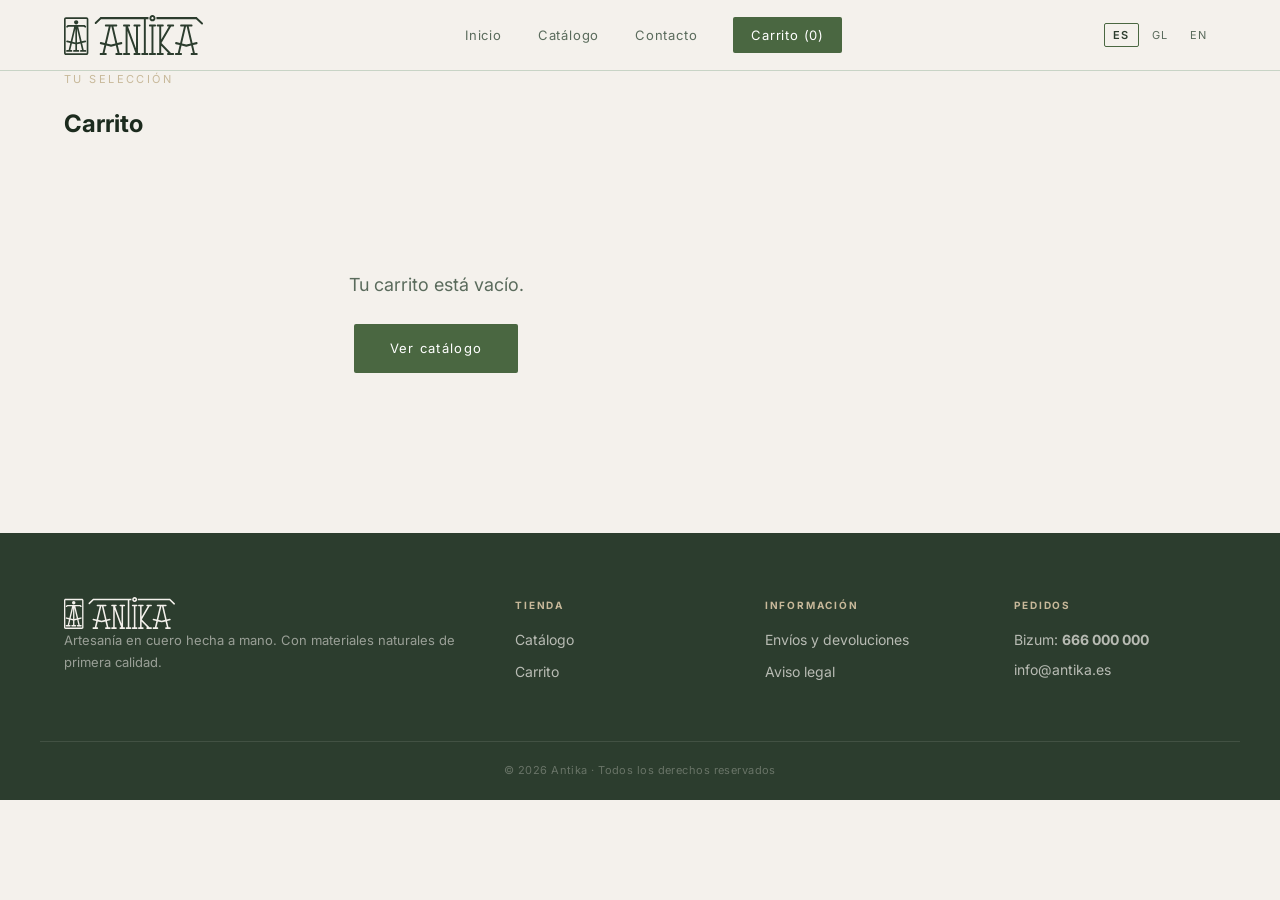
<file: carrito.html>
<!DOCTYPE html>
<html lang="es">
<head>
  <meta charset="UTF-8">
  <meta name="viewport" content="width=device-width, initial-scale=1.0">
  <title>Carrito — Antika</title>
  <link rel="icon" type="image/x-icon" href="favicon.ico">
  <link rel="stylesheet" href="css/styles.css">
  <link rel="stylesheet" href="css/carrito.css">
</head>
<body>

  <!-- CABECERA -->
  <header class="cabecera">
    <div class="cabecera-interior">
      <a href="index.html">
        <img src="img/general/ANTIKA_logo.svg" alt="Antika" height="40">
      </a>
      <nav class="navegacion">
        <a href="index.html" data-i18n="nav.inicio">Inicio</a>
        <a href="catalogo.html" data-i18n="nav.catalogo">Catálogo</a>
        <a href="contacto.html" data-i18n="nav.contacto">Contacto</a>
        <a href="carrito.html" class="icono-carrito">
          <span data-i18n="nav.carrito">Carrito</span> (<span id="contador-carrito">0</span>)
        </a>
      </nav>
      <div class="selector-idioma">
        <button class="idioma-btn" data-idioma="es" onclick="cambiarIdioma('es')">ES</button>
        <button class="idioma-btn" data-idioma="gl" onclick="cambiarIdioma('gl')">GL</button>
        <button class="idioma-btn" data-idioma="en" onclick="cambiarIdioma('en')">EN</button>
      </div>
    </div>
  </header>

  <!-- CABECERA DE PÁGINA -->
  <section class="pagina-hero">
    <div class="contenedor">
      <p class="eyebrow" data-i18n="carrito.eyebrow">Tu selección</p>
      <h1 data-i18n="carrito.titulo">Carrito</h1>
    </div>
  </section>

  <!-- CONTENIDO -->
  <div class="contenedor carrito-layout">

    <!-- LISTA DE PRODUCTOS -->
    <main class="carrito-main">
      <div class="carrito-vacio" id="carrito-vacio">
        <p data-i18n="carrito.vacio">Tu carrito está vacío.</p>
        <a href="catalogo.html" class="boton-principal" data-i18n="carrito.ver_catalogo">Ver catálogo</a>
      </div>
      <div id="lista-carrito"></div>
    </main>

    <!-- RESUMEN Y PAGO -->
    <aside class="carrito-resumen" id="carrito-resumen">
      <h2 data-i18n="carrito.resumen">Resumen del pedido</h2>

      <div class="resumen-linea">
        <span data-i18n="carrito.subtotal">Subtotal</span>
        <span id="subtotal">0,00 €</span>
      </div>
      <div class="resumen-linea">
        <span data-i18n="carrito.envio">Envío</span>
        <span id="envio" data-i18n="carrito.gratis">Gratis</span>
      </div>
      <div class="resumen-linea resumen-total">
        <span data-i18n="carrito.total">Total</span>
        <span id="total">0,00 €</span>
      </div>

      <div class="pago-instrucciones">
        <p class="pago-titulo" data-i18n="carrito.como_pagar">Cómo realizar el pago</p>
        <div class="pago-opcion">
          <p class="pago-metodo" data-i18n="carrito.bizum">Bizum</p>
          <p>Envía el importe al número <strong>666 000 000</strong> indicando tu nombre y el número de pedido.</p>
        </div>
        <div class="pago-opcion">
          <p class="pago-metodo" data-i18n="carrito.transferencia">Transferencia bancaria</p>
          <p>IBAN: <strong>ES12 3456 7890 1234 5678 9012</strong><br>Titular: Antika</p>
        </div>
        <p class="pago-nota" data-i18n="carrito.nota_pago">Una vez confirmado el pago, recibirás un email de confirmación en un plazo de 24h.</p>
      </div>

      <button class="boton-principal boton-confirmar" onclick="confirmarPedido()" data-i18n="carrito.confirmar">
        Confirmar pedido
      </button>
      <a href="catalogo.html" class="seguir-comprando" data-i18n="carrito.seguir">← Seguir comprando</a>
    </aside>

  </div>

  <!-- FOOTER -->
  <footer class="footer">
    <div class="contenedor footer-interior">
      <div class="footer-marca">
        <img src="img/general/ANTIKA_logo_claro.svg" alt="Antika" height="32">
        <p data-i18n="footer.descripcion">Artesanía en cuero y papel hecha a mano. Materiales naturales con origen trazable.</p>
      </div>
      <div class="footer-enlaces">
        <h4 data-i18n="footer.tienda">Tienda</h4>
        <a href="catalogo.html" data-i18n="nav.catalogo">Catálogo</a>
        <a href="carrito.html" data-i18n="nav.carrito">Carrito</a>
      </div>
      <div class="footer-enlaces">
        <h4 data-i18n="footer.informacion">Información</h4>
        <a href="contacto.html" data-i18n="footer.envios">Envíos y devoluciones</a>
        <a href="#" data-i18n="footer.aviso">Aviso legal</a>
      </div>
      <div class="footer-contacto">
        <h4 data-i18n="footer.pedidos">Pedidos</h4>
        <p>Bizum: <strong>666 000 000</strong></p>
        <p>info@antika.es</p>
      </div>
    </div>
    <div class="footer-copy">
      <p>© 2026 Antika · <span data-i18n="footer.derechos">Todos los derechos reservados</span></p>
    </div>
  </footer>

  <script src="js/carrito.js"></script>
  <script src="js/carrito-pagina.js"></script>
  <script src="js/idiomas.js"></script>
  <script src="js/main.js"></script>
</body>
</html>
</file>
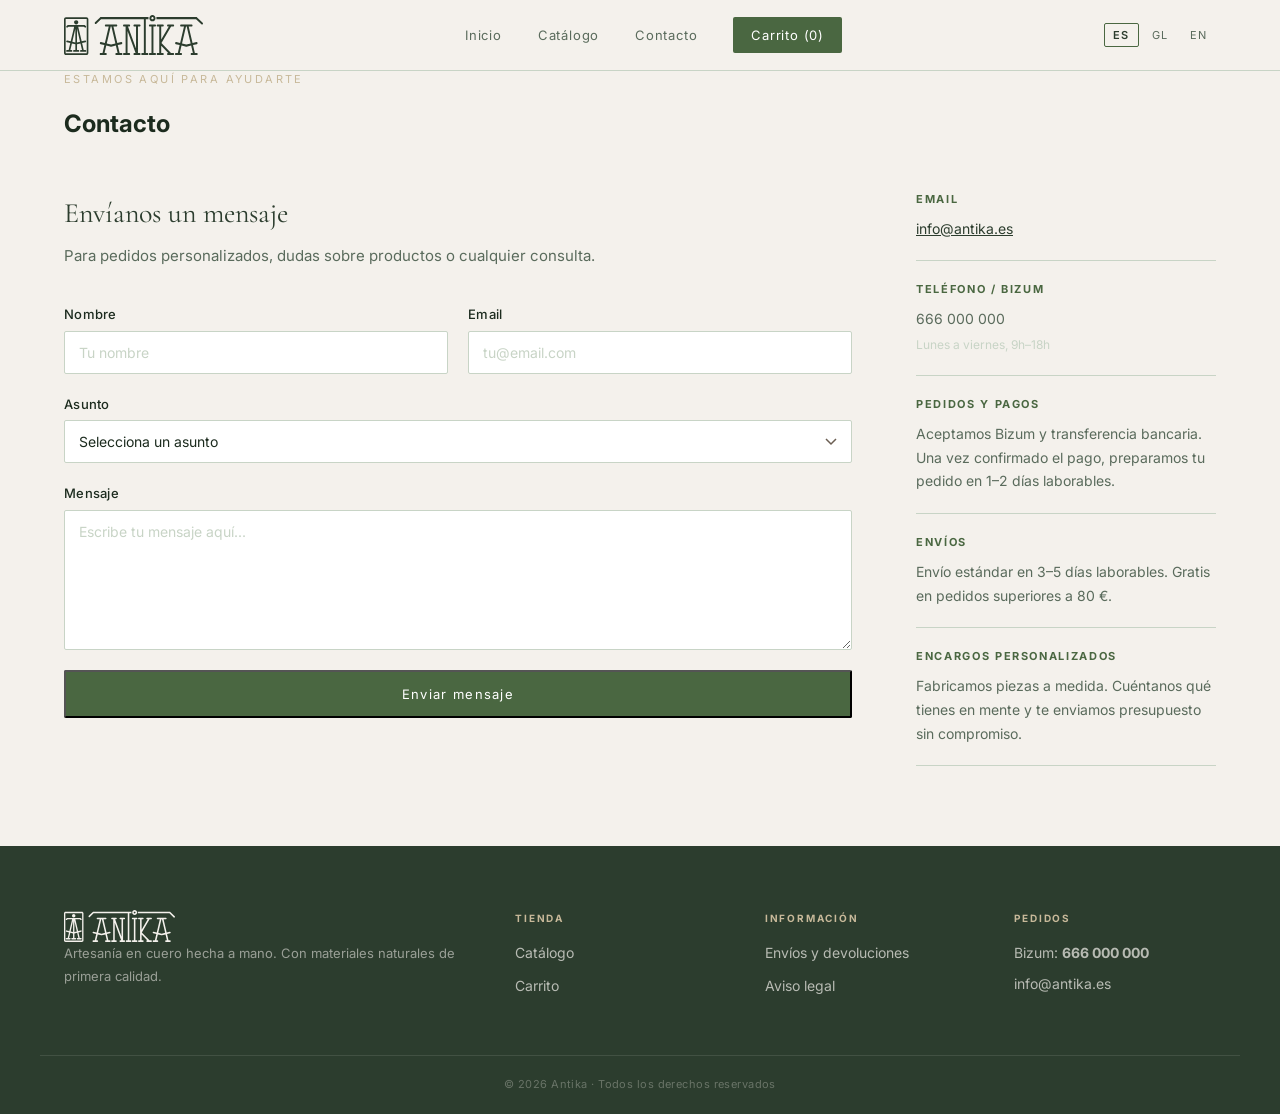
<file: contacto.html>
<!DOCTYPE html>
<html lang="es">
<head>
  <meta charset="UTF-8">
  <meta name="viewport" content="width=device-width, initial-scale=1.0">
  <title>Contacto — Antika</title>
  <link rel="icon" type="image/x-icon" href="favicon.ico">
  <link rel="stylesheet" href="css/styles.css">
  <link rel="stylesheet" href="css/contacto.css">
</head>
<body>

  <!-- CABECERA -->
  <header class="cabecera">
    <div class="cabecera-interior">
      <a href="index.html">
        <img src="img/general/ANTIKA_logo.svg" alt="Antika" height="40">
      </a>
      <nav class="navegacion">
        <a href="index.html" data-i18n="nav.inicio">Inicio</a>
        <a href="catalogo.html" data-i18n="nav.catalogo">Catálogo</a>
        <a href="contacto.html" data-i18n="nav.contacto">Contacto</a>
        <a href="carrito.html" class="icono-carrito">
          <span data-i18n="nav.carrito">Carrito</span> (<span id="contador-carrito">0</span>)
        </a>
      </nav>
      <div class="selector-idioma">
        <button class="idioma-btn" data-idioma="es" onclick="cambiarIdioma('es')">ES</button>
        <button class="idioma-btn" data-idioma="gl" onclick="cambiarIdioma('gl')">GL</button>
        <button class="idioma-btn" data-idioma="en" onclick="cambiarIdioma('en')">EN</button>
      </div>
    </div>
  </header>

  <!-- CABECERA DE PÁGINA -->
  <section class="pagina-hero">
    <div class="contenedor">
      <p class="eyebrow" data-i18n="contacto.eyebrow">Estamos aquí para ayudarte</p>
      <h1 data-i18n="contacto.titulo">Contacto</h1>
    </div>
  </section>

  <!-- CONTENIDO -->
  <div class="contenedor contacto-layout">

    <!-- FORMULARIO -->
    <main class="contacto-form-wrap">
      <h2>Envíanos un mensaje</h2>
      <p class="contacto-subtitulo" data-i18n="contacto.subtitulo">Para pedidos personalizados, dudas sobre productos o cualquier consulta.</p>

      <div class="formulario">

        <div class="campo-grupo campo-doble">
          <div class="campo">
            <label for="nombre" data-i18n="contacto.nombre">Nombre</label>
            <input type="text" id="nombre" placeholder="Tu nombre" data-i18n="contacto.nombre_placeholder">
          </div>
          <div class="campo">
            <label for="email" data-i18n="contacto.email">Email</label>
            <input type="email" id="email" placeholder="tu@email.com">
          </div>
        </div>

        <div class="campo">
          <label for="asunto" data-i18n="contacto.asunto">Asunto</label>
          <select id="asunto">
            <option value="" data-i18n="contacto.asunto_placeholder">Selecciona un asunto</option>
            <option value="pedido" data-i18n="contacto.asunto_pedido">Información sobre un pedido</option>
            <option value="personalizado" data-i18n="contacto.asunto_personalizado">Producto personalizado</option>
            <option value="envio" data-i18n="contacto.asunto_envio">Consulta sobre envíos</option>
            <option value="otro" data-i18n="contacto.asunto_otro">Otro</option>
          </select>
        </div>

        <div class="campo">
          <label for="mensaje" data-i18n="contacto.mensaje">Mensaje</label>
          <textarea id="mensaje" rows="6" placeholder="Escribe tu mensaje aquí..." data-i18n="contacto.mensaje_placeholder"></textarea>
        </div>

        <button class="boton-principal" onclick="enviarFormulario()" data-i18n="contacto.enviar">Enviar mensaje</button>

        <p id="form-confirmacion" class="form-confirmacion" style="display:none;" data-i18n="contacto.confirmacion">
          ✓ Mensaje enviado. Te responderemos en menos de 24h.
        </p>

      </div>
    </main>

    <!-- INFORMACIÓN DE CONTACTO -->
    <aside class="contacto-info">

      <div class="info-bloque">
        <h3 data-i18n="contacto.info_email">Email</h3>
        <p><a href="mailto:info@antika.es">info@antika.es</a></p>
      </div>

      <div class="info-bloque">
        <h3 data-i18n="contacto.info_telefono">Teléfono / Bizum</h3>
        <p>666 000 000</p>
        <p class="info-nota" data-i18n="contacto.horario">Lunes a viernes, 9h–18h</p>
      </div>

      <div class="info-bloque">
        <h3 data-i18n="contacto.info_pedidos">Pedidos y pagos</h3>
        <p data-i18n="contacto.texto_pedidos">Aceptamos Bizum y transferencia bancaria. Una vez confirmado el pago, preparamos tu pedido en 1–2 días laborables.</p>
      </div>

      <div class="info-bloque">
        <h3 data-i18n="contacto.info_envios">Envíos</h3>
        <p data-i18n="contacto.texto_envios">Envío estándar en 3–5 días laborables. Gratis en pedidos superiores a 80 €.</p>
      </div>

      <div class="info-bloque">
        <h3 data-i18n="contacto.info_encargos">Encargos personalizados</h3>
        <p data-i18n="contacto.texto_encargos">Fabricamos piezas a medida. Cuéntanos qué tienes en mente y te enviamos presupuesto sin compromiso.</p>
      </div>

    </aside>

  </div>

  <!-- FOOTER -->
  <footer class="footer">
    <div class="contenedor footer-interior">
      <div class="footer-marca">
        <img src="img/general/ANTIKA_logo_claro.svg" alt="Antika" height="32">
        <p data-i18n="footer.descripcion">Artesanía en cuero y papel hecha a mano. Materiales naturales con origen trazable.</p>
      </div>
      <div class="footer-enlaces">
        <h4 data-i18n="footer.tienda">Tienda</h4>
        <a href="catalogo.html" data-i18n="nav.catalogo">Catálogo</a>
        <a href="carrito.html" data-i18n="nav.carrito">Carrito</a>
      </div>
      <div class="footer-enlaces">
        <h4 data-i18n="footer.informacion">Información</h4>
        <a href="contacto.html" data-i18n="footer.envios">Envíos y devoluciones</a>
        <a href="#" data-i18n="footer.aviso">Aviso legal</a>
      </div>
      <div class="footer-contacto">
        <h4 data-i18n="footer.pedidos">Pedidos</h4>
        <p>Bizum: <strong>666 000 000</strong></p>
        <p>info@antika.es</p>
      </div>
    </div>
    <div class="footer-copy">
      <p>© 2026 Antika · <span data-i18n="footer.derechos">Todos los derechos reservados</span></p>
    </div>
  </footer>

  <script src="js/carrito.js"></script>
  <script src="js/contacto.js"></script>
  <script src="js/idiomas.js"></script>
  <script src="js/main.js"></script>
</body>
</html>
</file>
<file: css/styles.css>
/* =============================================
   FUENTES LOCALES
   ============================================= */
@font-face {
  font-family: 'Cormorant Garamond';
  src: url('../fonts/CormorantGaramond-VariableFont_wght.ttf') format('truetype');
  font-weight: 100 900;
  font-style: normal;
  font-display: swap;
}

@font-face {
  font-family: 'Cormorant Garamond';
  src: url('../fonts/CormorantGaramond-Italic-VariableFont_wght.ttf') format('truetype');
  font-weight: 100 900;
  font-style: italic;
  font-display: swap;
}

@font-face {
  font-family: 'Inter';
  src: url('../fonts/Inter-VariableFont_opsz,wght.ttf') format('truetype');
  font-weight: 100 900;
  font-style: normal;
  font-display: swap;
}

@font-face {
  font-family: 'Inter';
  src: url('../fonts/Inter-Italic-VariableFont_opsz,wght.ttf') format('truetype');
  font-weight: 100 900;
  font-style: italic;
  font-display: swap;
}

/* =============================================
   VARIABLES Y RESET
   ============================================= */
:root {
  /* Paleta inspirada en el roble gallego */
  --color-fondo:          #F4F1EC;
  --color-superficie:     #E8EDE6;
  --color-verde-oscuro:   #2C3D2E;
  --color-verde-musgo:    #4A6741;
  --color-corteza:        #3D2B1F;
  --color-dorado:         #C8B99A;
  --color-texto:          #1C2B1E;
  --color-texto-suave:    #5A6B5C;
  --color-borde:          #C8D4C6;
  --color-blanco:         #FFFFFF;

  /* Alias para no romper código existente */
  --color-cuero:          var(--color-verde-musgo);
  --color-cuero-oscuro:   var(--color-verde-oscuro);

  --fuente-display: 'Cormorant Garamond', Georgia, serif;
  --fuente-cuerpo:  'Inter', 'Helvetica Neue', Arial, sans-serif;

  --radio: 2px;
  --sombra: 0 2px 16px rgba(44, 61, 46, 0.10);
  --transicion: 0.25s ease;
}

*, *::before, *::after {
  box-sizing: border-box;
  margin: 0;
  padding: 0;
}

html { scroll-behavior: smooth; }

body {
  font-family: var(--fuente-cuerpo);
  background-color: var(--color-fondo);
  color: var(--color-texto);
  line-height: 1.6;
  font-size: 16px;
}

img { max-width: 100%; display: block; }
a { text-decoration: none; color: inherit; }

.contenedor {
  max-width: 1200px;
  margin: 0 auto;
  padding: 0 24px;
}

/* =============================================
   CABECERA
   ============================================= */
.cabecera {
  background-color: var(--color-fondo);
  border-bottom: 1px solid var(--color-borde);
  position: sticky;
  top: 0;
  z-index: 100;
}

.cabecera-interior {
  max-width: 1200px;
  margin: 0 auto;
  padding: 0 24px;
  height: 70px;
  display: flex;
  align-items: center;
  justify-content: space-between;
}

.logo {
  font-family: var(--fuente-display);
  font-size: 22px;
  letter-spacing: 0.12em;
  color: var(--color-verde-oscuro);
  font-weight: 500;
}

.navegacion {
  display: flex;
  gap: 36px;
  align-items: center;
}

.navegacion a {
  font-size: 13px;
  letter-spacing: 0.06em;
  color: var(--color-texto-suave);
  transition: color var(--transicion);
}

.navegacion a:hover { color: var(--color-verde-musgo); }

.icono-carrito {
  background-color: var(--color-verde-musgo);
  color: var(--color-blanco) !important;
  padding: 8px 18px;
  border-radius: var(--radio);
  font-size: 13px !important;
  transition: background-color var(--transicion) !important;
}

.icono-carrito:hover {
  background-color: var(--color-verde-oscuro) !important;
}

/* =============================================
   SELECTOR DE IDIOMA
   ============================================= */
.selector-idioma {
  display: flex;
  gap: 4px;
}

.idioma-btn {
  background: none;
  border: 1px solid transparent;
  color: var(--color-texto-suave);
  font-size: 11px;
  font-family: var(--fuente-cuerpo);
  letter-spacing: 0.1em;
  padding: 4px 8px;
  border-radius: var(--radio);
  cursor: pointer;
  transition: all var(--transicion);
}

.idioma-btn:hover {
  color: var(--color-verde-musgo);
  border-color: var(--color-borde);
}

.idioma-btn.activo {
  color: var(--color-verde-oscuro);
  border-color: var(--color-verde-musgo);
  font-weight: 600;
}

/* =============================================
   HERO — Con imagen de fondo
   ============================================= */
.hero {
  position: relative;
  padding: 140px 24px;
  text-align: center;
  overflow: hidden;
  min-height: 580px;
  display: flex;
  align-items: center;
  justify-content: center;
}

.hero::before {
  content: '';
  position: absolute;
  inset: 0;
  background-image: url('../img/general/fondo-hero.webp');
  background-size: cover;
  background-position: center 30%;
  z-index: 0;
}

/* Overlay oscuro sobre la imagen */
.hero::after {
  content: '';
  position: absolute;
  inset: 0;
  background: linear-gradient(
    to bottom,
    rgba(28, 43, 30, 0.55) 0%,
    rgba(28, 43, 30, 0.70) 100%
  );
  z-index: 1;
}

.hero-contenido {
  position: relative;
  z-index: 2;
}

.hero-eyebrow {
  font-size: 11px;
  letter-spacing: 0.25em;
  text-transform: uppercase;
  color: var(--color-dorado);
  margin-bottom: 24px;
}

.hero h1 {
  font-family: var(--fuente-display);
  font-size: clamp(42px, 7vw, 86px);
  font-weight: 400;
  font-style: italic;
  line-height: 1.1;
  color: var(--color-blanco);
  margin-bottom: 24px;
}

.hero-descripcion {
  font-size: 17px;
  color: rgba(255,255,255,0.82);
  max-width: 500px;
  margin: 0 auto 40px;
  line-height: 1.75;
  font-weight: 300;
}

/* =============================================
   BOTONES
   ============================================= */
.boton-principal {
  display: inline-block;
  background-color: var(--color-verde-musgo);
  color: var(--color-blanco);
  padding: 14px 36px;
  font-size: 13px;
  letter-spacing: 0.1em;
  border-radius: var(--radio);
  transition: background-color var(--transicion);
  font-family: var(--fuente-cuerpo);
}

.boton-principal:hover { background-color: var(--color-verde-oscuro); }

.boton-secundario {
  display: inline-block;
  border: 1px solid var(--color-verde-musgo);
  color: var(--color-verde-musgo);
  padding: 12px 32px;
  font-size: 13px;
  letter-spacing: 0.08em;
  border-radius: var(--radio);
  transition: all var(--transicion);
  font-family: var(--fuente-cuerpo);
}

.boton-secundario:hover {
  background-color: var(--color-verde-musgo);
  color: var(--color-blanco);
}

/* Botón principal sobre fondo oscuro (hero) */
.hero .boton-principal {
  background-color: transparent;
  border: 1px solid rgba(255,255,255,0.7);
  color: var(--color-blanco);
  letter-spacing: 0.15em;
}

.hero .boton-principal:hover {
  background-color: rgba(255,255,255,0.15);
  border-color: var(--color-blanco);
}

/* =============================================
   PRODUCTOS
   ============================================= */
.seccion-productos {
  padding: 88px 0;
}

.seccion-titulo {
  font-family: var(--fuente-display);
  font-size: 36px;
  font-weight: 400;
  font-style: italic;
  color: var(--color-verde-oscuro);
  margin-bottom: 48px;
  text-align: center;
}

.cuadricula-productos {
  display: grid;
  grid-template-columns: repeat(auto-fill, minmax(260px, 1fr));
  gap: 28px;
  margin-bottom: 48px;
}

.tarjeta-producto {
  background-color: var(--color-blanco);
  border: 1px solid var(--color-borde);
  border-radius: var(--radio);
  overflow: hidden;
  transition: box-shadow var(--transicion), transform var(--transicion);
}

.tarjeta-producto:hover {
  box-shadow: var(--sombra);
  transform: translateY(-4px);
}

.tarjeta-imagen {
  aspect-ratio: 4/3;
  overflow: hidden;
  background-color: var(--color-superficie);
}

.tarjeta-imagen img {
  width: 100%;
  height: 100%;
  object-fit: cover;
  transition: transform 0.4s ease;
}

.tarjeta-producto:hover .tarjeta-imagen img {
  transform: scale(1.05);
}

.tarjeta-info {
  padding: 20px;
}

.tarjeta-info h3 {
  font-family: var(--fuente-display);
  font-size: 20px;
  font-weight: 400;
  color: var(--color-verde-oscuro);
  margin-bottom: 6px;
}

.tarjeta-descripcion {
  font-size: 13px;
  color: var(--color-texto-suave);
  line-height: 1.65;
  margin-bottom: 16px;
}

.tarjeta-pie {
  display: flex;
  justify-content: space-between;
  align-items: center;
  border-top: 1px solid var(--color-borde);
  padding-top: 14px;
}

.precio {
  font-size: 17px;
  font-weight: 500;
  color: var(--color-verde-oscuro);
}

.boton-agregar {
  background-color: var(--color-verde-musgo);
  color: var(--color-blanco);
  border: none;
  padding: 8px 16px;
  font-size: 12px;
  border-radius: var(--radio);
  cursor: pointer;
  transition: background-color var(--transicion);
  letter-spacing: 0.06em;
  font-family: var(--fuente-cuerpo);
}

.boton-agregar:hover { background-color: var(--color-verde-oscuro); }

.ver-mas { text-align: center; }

/* =============================================
   FILOSOFÍA — Con imagen de fondo
   ============================================= */
.seccion-filosofia {
  position: relative;
  padding: 100px 0;
  overflow: hidden;
}

.seccion-filosofia::before {
  content: '';
  position: absolute;
  inset: 0;
  background-image: url('../img/general/fondo-hero.webp');
  background-size: cover;
  background-position: center 60%;
  background-attachment: fixed;
  z-index: 0;
}

.seccion-filosofia::after {
  content: '';
  position: absolute;
  inset: 0;
  background: linear-gradient(
    to right,
    rgba(28, 43, 30, 0.82) 0%,
    rgba(28, 43, 30, 0.60) 60%,
    rgba(28, 43, 30, 0.30) 100%
  );
  z-index: 1;
}

.filosofia-interior {
  position: relative;
  z-index: 2;
  display: grid;
  grid-template-columns: 1fr 1fr;
  gap: 64px;
  align-items: center;
}

.eyebrow {
  font-size: 11px;
  letter-spacing: 0.22em;
  text-transform: uppercase;
  color: var(--color-dorado);
  margin-bottom: 16px;
}

.filosofia-texto h2 {
  font-family: var(--fuente-display);
  font-size: 42px;
  font-weight: 400;
  font-style: italic;
  color: var(--color-blanco);
  margin-bottom: 20px;
  line-height: 1.15;
}

.filosofia-texto p {
  color: rgba(255,255,255,0.80);
  line-height: 1.85;
  margin-bottom: 32px;
  font-weight: 300;
}

.filosofia-texto .boton-secundario {
  border-color: rgba(255,255,255,0.6);
  color: var(--color-blanco);
}

.filosofia-texto .boton-secundario:hover {
  background-color: rgba(255,255,255,0.15);
  border-color: var(--color-blanco);
}

.filosofia-imagen {
  /* En esta sección la imagen ya es el fondo, ocultamos el placeholder */
  display: none;
}

/* =============================================
   FOOTER
   ============================================= */
.footer {
  background-color: var(--color-verde-oscuro);
  color: var(--color-fondo);
  padding-top: 64px;
}

.footer-interior {
  display: grid;
  grid-template-columns: 2fr 1fr 1fr 1fr;
  gap: 48px;
  padding-bottom: 48px;
  border-bottom: 1px solid rgba(255,255,255,0.1);
}

.footer-marca .logo {
  color: var(--color-fondo);
  display: block;
  margin-bottom: 16px;
}

.footer-marca p {
  font-size: 13px;
  color: rgba(244,241,236,0.55);
  line-height: 1.75;
}

.footer-enlaces h4,
.footer-contacto h4 {
  font-size: 10px;
  letter-spacing: 0.18em;
  text-transform: uppercase;
  color: var(--color-dorado);
  margin-bottom: 16px;
}

.footer-enlaces a {
  display: block;
  font-size: 14px;
  color: rgba(244,241,236,0.70);
  margin-bottom: 10px;
  transition: color var(--transicion);
}

.footer-enlaces a:hover { color: var(--color-fondo); }

.footer-contacto p {
  font-size: 14px;
  color: rgba(244,241,236,0.70);
  margin-bottom: 8px;
}

.footer-copy {
  text-align: center;
  padding: 20px 0;
}

.footer-copy p {
  font-size: 11px;
  color: rgba(244,241,236,0.30);
  letter-spacing: 0.04em;
}

/* =============================================
   RESPONSIVE
   ============================================= */
@media (max-width: 768px) {
  .navegacion { gap: 16px; }
  .navegacion a:not(.icono-carrito) { display: none; }

  .hero { padding: 100px 24px; min-height: 480px; }

  .filosofia-interior {
    grid-template-columns: 1fr;
    gap: 32px;
  }

  .footer-interior {
    grid-template-columns: 1fr 1fr;
    gap: 32px;
  }

  .seccion-filosofia::before {
    background-attachment: scroll;
  }
}

@media (max-width: 480px) {
  .footer-interior { grid-template-columns: 1fr; }
  .cuadricula-productos { grid-template-columns: 1fr; }
}
</file>
<file: css/carrito.css>
/* =============================================
   CARRITO — Estilos específicos
   ============================================= */

.carrito-layout {
  display: grid;
  grid-template-columns: 1fr 360px;
  gap: 48px;
  padding-top: 48px;
  padding-bottom: 80px;
  align-items: start;
}

/* ---- ESTADO VACÍO ---- */
.carrito-vacio {
  display: none;
  text-align: center;
  padding: 80px 0;
  color: var(--color-texto-suave);
}

.carrito-vacio p {
  font-size: 18px;
  margin-bottom: 24px;
}

/* ---- LISTA DE PRODUCTOS ---- */
.carrito-item {
  display: grid;
  grid-template-columns: 80px 1fr auto;
  gap: 20px;
  align-items: center;
  padding: 20px 0;
  border-bottom: 1px solid var(--color-borde);
}

.carrito-item-imagen {
  width: 80px;
  height: 80px;
  border-radius: var(--radio);
  overflow: hidden;
  background-color: var(--color-superficie);
  border: 1px solid var(--color-borde);
}

.carrito-item-imagen div {
  width: 100%;
  height: 100%;
}

.carrito-item-nombre {
  font-size: 15px;
  font-weight: 500;
  color: var(--color-cuero-oscuro);
  margin-bottom: 6px;
}

.carrito-item-controles {
  display: flex;
  align-items: center;
  gap: 12px;
  margin-top: 8px;
}

.carrito-item-cantidad {
  display: flex;
  align-items: center;
  border: 1px solid var(--color-borde);
  border-radius: var(--radio);
}

.carrito-item-cantidad button {
  background: none;
  border: none;
  width: 30px;
  height: 30px;
  font-size: 16px;
  cursor: pointer;
  color: var(--color-texto-suave);
  transition: color var(--transicion);
}

.carrito-item-cantidad button:hover { color: var(--color-cuero); }

.carrito-item-cantidad span {
  width: 32px;
  text-align: center;
  font-size: 14px;
  font-weight: 600;
  border-left: 1px solid var(--color-borde);
  border-right: 1px solid var(--color-borde);
  line-height: 30px;
}

.carrito-item-eliminar {
  background: none;
  border: none;
  font-size: 12px;
  color: var(--color-texto-suave);
  cursor: pointer;
  text-decoration: underline;
  transition: color var(--transicion);
  padding: 0;
}

.carrito-item-eliminar:hover { color: #8B2020; }

.carrito-item-precio {
  font-size: 16px;
  font-weight: 600;
  color: var(--color-cuero-oscuro);
  text-align: right;
  white-space: nowrap;
}

/* ---- RESUMEN ---- */
.carrito-resumen {
  background-color: var(--color-superficie);
  border: 1px solid var(--color-borde);
  border-radius: var(--radio);
  padding: 28px;
  position: sticky;
  top: 90px;
}

.carrito-resumen h2 {
  font-family: var(--fuente-display);
  font-size: 20px;
  font-weight: normal;
  color: var(--color-cuero-oscuro);
  margin-bottom: 24px;
  padding-bottom: 16px;
  border-bottom: 1px solid var(--color-borde);
}

.resumen-linea {
  display: flex;
  justify-content: space-between;
  font-size: 14px;
  color: var(--color-texto-suave);
  margin-bottom: 12px;
}

.resumen-total {
  font-size: 18px;
  font-weight: 600;
  color: var(--color-cuero-oscuro);
  padding-top: 16px;
  border-top: 1px solid var(--color-borde);
  margin-top: 8px;
  margin-bottom: 0;
}

/* ---- INSTRUCCIONES DE PAGO ---- */
.pago-instrucciones {
  background-color: var(--color-blanco);
  border: 1px solid var(--color-borde);
  border-radius: var(--radio);
  padding: 20px;
  margin: 24px 0;
}

.pago-titulo {
  font-size: 12px;
  letter-spacing: 0.12em;
  text-transform: uppercase;
  color: var(--color-cuero);
  margin-bottom: 16px;
}

.pago-opcion {
  margin-bottom: 16px;
  padding-bottom: 16px;
  border-bottom: 1px solid var(--color-borde);
}

.pago-opcion:last-of-type {
  margin-bottom: 0;
  padding-bottom: 0;
  border-bottom: none;
}

.pago-metodo {
  font-size: 13px;
  font-weight: 600;
  color: var(--color-texto);
  margin-bottom: 4px;
}

.pago-opcion p {
  font-size: 13px;
  color: var(--color-texto-suave);
  line-height: 1.6;
}

.pago-nota {
  font-size: 12px;
  color: var(--color-texto-suave);
  margin-top: 16px;
  font-style: italic;
}

/* ---- BOTONES ---- */
.boton-confirmar {
  width: 100%;
  text-align: center;
  padding: 16px;
  font-size: 15px;
  margin-bottom: 16px;
}

.seguir-comprando {
  display: block;
  text-align: center;
  font-size: 13px;
  color: var(--color-texto-suave);
  transition: color var(--transicion);
}

.seguir-comprando:hover { color: var(--color-cuero); }

/* ---- RESPONSIVE ---- */
@media (max-width: 768px) {
  .carrito-layout {
    grid-template-columns: 1fr;
  }

  .carrito-resumen {
    position: static;
  }

  .carrito-item {
    grid-template-columns: 64px 1fr;
  }

  .carrito-item-precio {
    grid-column: 2;
    text-align: left;
  }
}
</file>
<file: css/contacto.css>
/* =============================================
   CONTACTO — Estilos específicos
   ============================================= */

.contacto-layout {
  display: grid;
  grid-template-columns: 1fr 300px;
  gap: 64px;
  padding-top: 48px;
  padding-bottom: 80px;
  align-items: start;
}

/* ---- FORMULARIO ---- */
.contacto-form-wrap h2 {
  font-family: var(--fuente-display);
  font-size: 28px;
  font-weight: normal;
  color: var(--color-cuero-oscuro);
  margin-bottom: 8px;
}

.contacto-subtitulo {
  font-size: 15px;
  color: var(--color-texto-suave);
  margin-bottom: 36px;
}

.formulario {
  display: flex;
  flex-direction: column;
  gap: 20px;
}

.campo-doble {
  display: grid;
  grid-template-columns: 1fr 1fr;
  gap: 20px;
}

.campo {
  display: flex;
  flex-direction: column;
  gap: 6px;
}

.campo label {
  font-size: 13px;
  font-weight: 500;
  color: var(--color-texto);
  letter-spacing: 0.02em;
}

.campo input,
.campo select,
.campo textarea {
  background-color: var(--color-blanco);
  border: 1px solid var(--color-borde);
  border-radius: var(--radio);
  padding: 12px 14px;
  font-size: 14px;
  color: var(--color-texto);
  font-family: var(--fuente-cuerpo);
  transition: border-color var(--transicion);
  outline: none;
}

.campo input:focus,
.campo select:focus,
.campo textarea:focus {
  border-color: var(--color-cuero);
}

.campo input::placeholder,
.campo textarea::placeholder {
  color: var(--color-borde);
}

.campo textarea {
  resize: vertical;
  min-height: 140px;
}

.campo select {
  cursor: pointer;
  appearance: none;
  background-image: url("data:image/svg+xml,%3Csvg xmlns='http://www.w3.org/2000/svg' width='12' height='8' viewBox='0 0 12 8'%3E%3Cpath d='M1 1l5 5 5-5' stroke='%236B5E52' stroke-width='1.5' fill='none'/%3E%3C/svg%3E");
  background-repeat: no-repeat;
  background-position: right 14px center;
  padding-right: 36px;
}

/* Confirmación del formulario */
.form-confirmacion {
  font-size: 14px;
  color: #2E6B3E;
  background-color: #EAF5ED;
  border: 1px solid #B8DEC2;
  padding: 14px 18px;
  border-radius: var(--radio);
}

/* ---- SIDEBAR DE INFO ---- */
.contacto-info {
  position: sticky;
  top: 90px;
}

.info-bloque {
  padding: 20px 0;
  border-bottom: 1px solid var(--color-borde);
}

.info-bloque:first-child {
  padding-top: 0;
}

.info-bloque h3 {
  font-size: 11px;
  letter-spacing: 0.15em;
  text-transform: uppercase;
  color: var(--color-cuero);
  margin-bottom: 8px;
}

.info-bloque p {
  font-size: 14px;
  color: var(--color-texto-suave);
  line-height: 1.7;
}

.info-bloque a {
  color: var(--color-cuero-oscuro);
  text-decoration: underline;
  transition: color var(--transicion);
}

.info-bloque a:hover { color: var(--color-cuero); }

.info-nota {
  font-size: 12px !important;
  margin-top: 4px;
  color: var(--color-borde) !important;
}

/* ---- RESPONSIVE ---- */
@media (max-width: 768px) {
  .contacto-layout {
    grid-template-columns: 1fr;
    gap: 40px;
  }

  .contacto-info { position: static; }

  .campo-doble { grid-template-columns: 1fr; }
}
</file>
